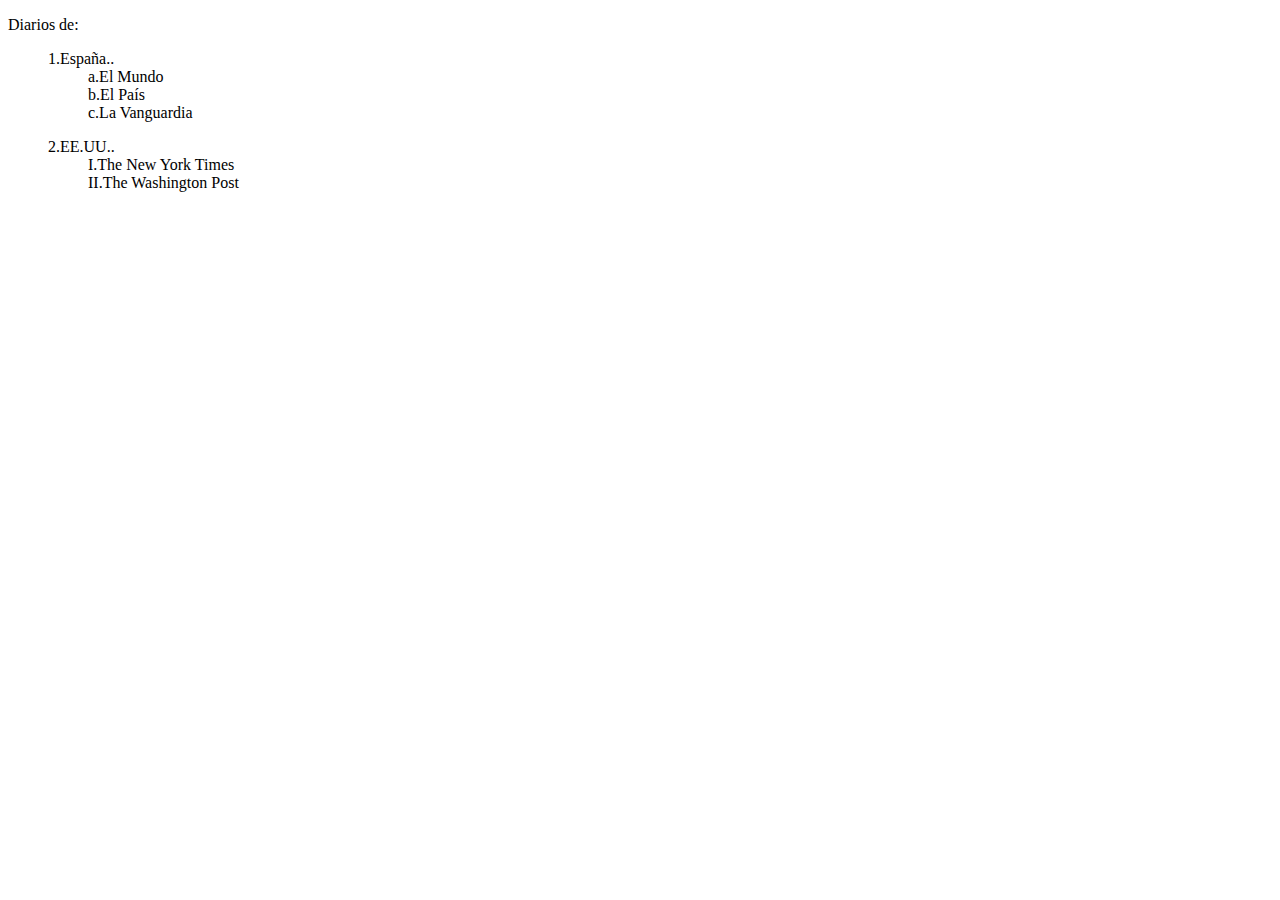
<file: UD29-15/index.htm>
<!DOCTYPE html>
<html lang="en">
<head>
    <meta charset="UTF-8">
    <meta http-equiv="X-UA-Compatible" content="IE=edge">
    <meta name="viewport" content="width=device-width, initial-scale=1.0">
    <title>Document</title>
</head>
<style>
    li.demo {
      list-style-type: none;
      margin: 0;
      padding: 0;
    }
</style>
<body>
    <div class="myDiv">    
        <p>Diarios de:</p>
        <ul>
            <li class="demo">1.España..</li>   
          <ul>
            <li class="demo">a.El Mundo</li>  
            <li class="demo">b.El País</li>  
            <li class="demo">c.La Vanguardia</li>  
          </ul>
        </ul> 
        <ul>
            <li class="demo">2.EE.UU..</li>   
            <ul>
                <li class="demo">I.The New York Times</li>  
                <li class="demo">II.The Washington Post</li>                   
              </ul>
        </ul>  
        
    
    </div>
</body>
</html>
</file>
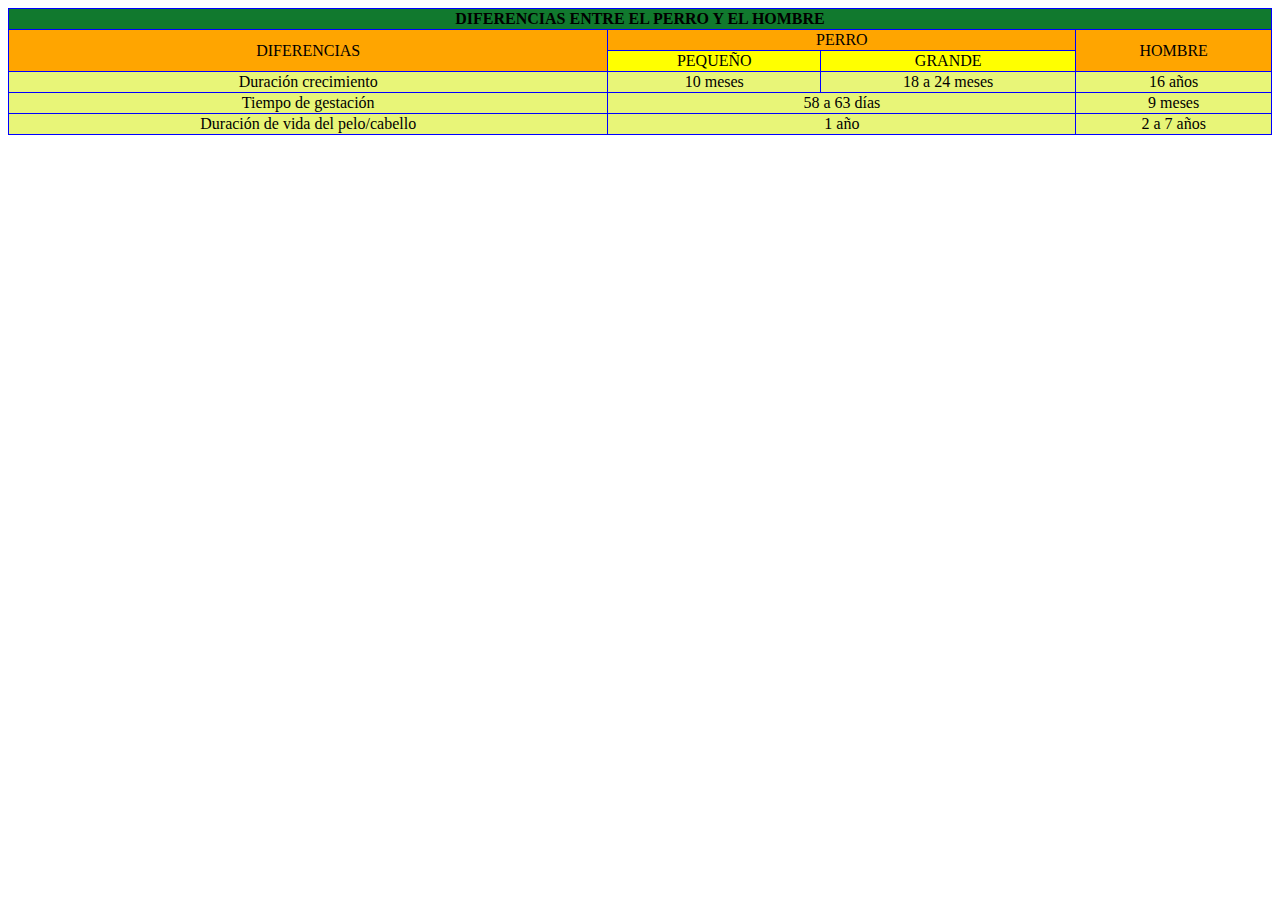
<file: UD29-16/index.html>
<!DOCTYPE html>
<html lang="en">
<head>
    <meta charset="UTF-8">
    <meta http-equiv="X-UA-Compatible" content="IE=edge">
    <meta name="viewport" content="width=device-width, initial-scale=1.0">
    <title>Document</title>
    <link rel="stylesheet" type="text/css" media="screen" href=".\css\styles.css" />
</head>
<body>
    <table style="width:100%">     
        <tr>                             
            <th colspan="5">DIFERENCIAS ENTRE EL PERRO Y EL HOMBRE</th>                   
        </tr>   
        <tr>
            <td id="orange" rowspan="2">DIFERENCIAS</td>
            <TD id = "orange" colspan="2">PERRO</TD>   
            <td id="orange" ROWspan="2">HOMBRE</td>                     
        </tr> 
        <tr>
            <td id = "yellow">PEQUEÑO</td>  
            <td id = "yellow">GRANDE</td>                   
        </tr>
        <TR>
            <td> Duración crecimiento</td>
            <td>10 meses</td>
            <td>18 a 24 meses</td>
            <td>16 años</td>
        </TR>
        <tr>
            <td>Tiempo de gestación</td>
            <td colspan="2">58 a 63 días</td>
            <td>9 meses</td>
        </tr>
        <tr>
            <td>Duración de vida del pelo/cabello</td>
            <td colspan="2">1 año</td>
            <td>2 a 7 años</td>
        </tr>
    </table>     
</body>
</html>
</file>
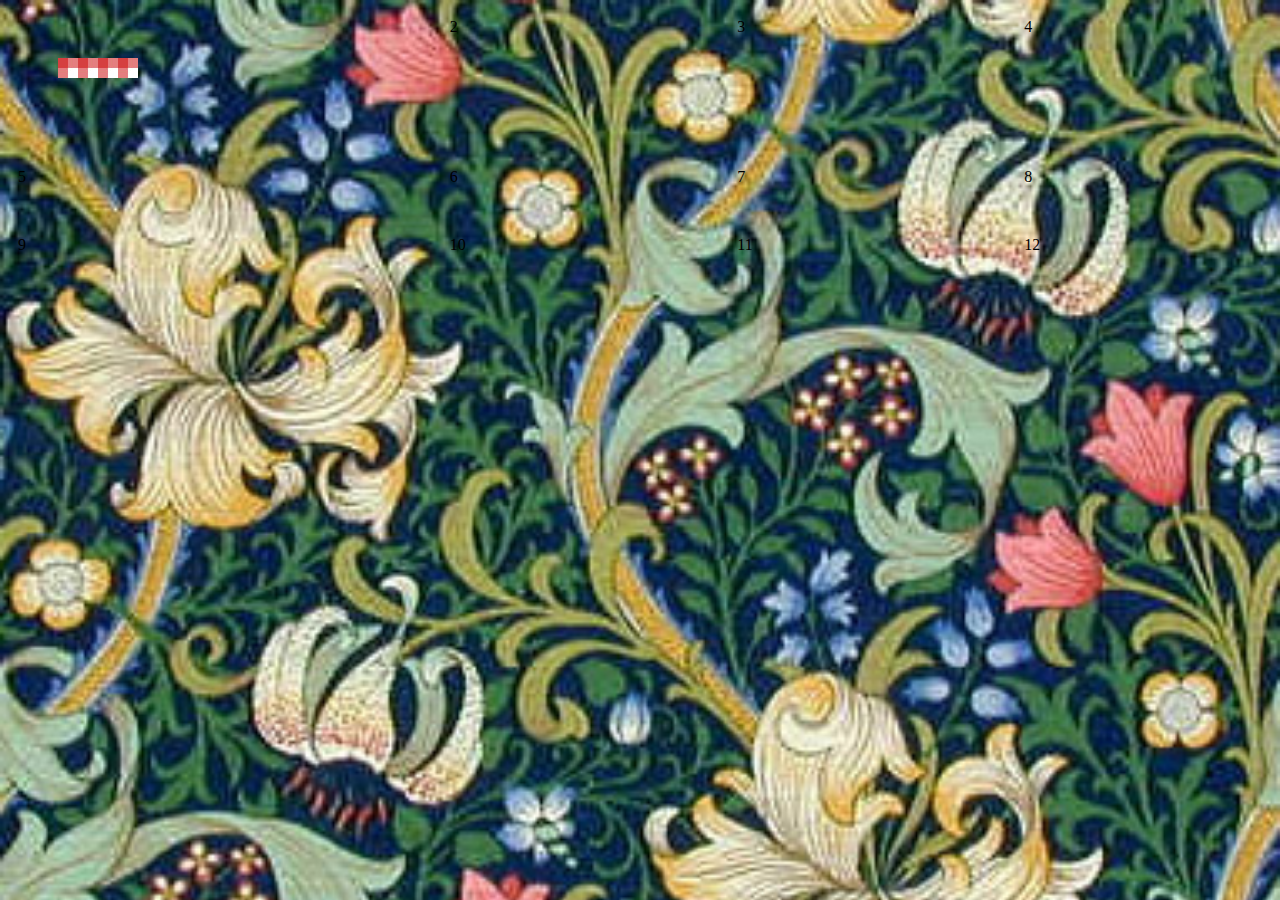
<file: UD29-17/index.html>
<!DOCTYPE html>
<html lang="en">
<head>
    <meta charset="UTF-8">
    <meta http-equiv="X-UA-Compatible" content="IE=edge">
    <meta name="viewport" content="width=device-width, initial-scale=1.0">
    <title>Document</title>
    <link rel="stylesheet" type="text/css" media="screen" href=".\css\styles.css" />
</head>
<style>   
    
  body  {
    background-image: url("ac.jpg");
    background-repeat: no-repeat;
    background-size: cover;
}
.grid-container {
  display: grid;
  gap: 50px;
  grid-template-columns: auto auto auto auto;        
  padding: 10px;
}
.grid-item1 {
    /*background-color: rgba(255, 255, 255, 0.8);
    border: 1px solid rgba(0, 0, 0, 0.8);*/
    text-align: center;    
    display:flex;
    margin:40px;
}

</style>

<body>   
    <div class="grid-container">
         <div class="grid-item1">            
            <img src="back_mantel.jpg" > 
            <img src="back_mantel.jpg" >  
            <img src="back_mantel.jpg" >  
            <img src="back_mantel.jpg" >                        
        </div>
         <div class="grid-item">2</div>
         <div class="grid-item">3</div>  
         <div class="grid-item">4</div>
         <div class="grid-item">5</div>
         <div class="grid-item">6</div>  
         <div class="grid-item">7</div>
         <div class="grid-item">8</div>
         <div class="grid-item">9</div> 
         <div class="grid-item">10</div> 
         <div class="grid-item">11</div> 
         <div class="grid-item">12</div>                 
    </div>
</body>
</html>
</file>
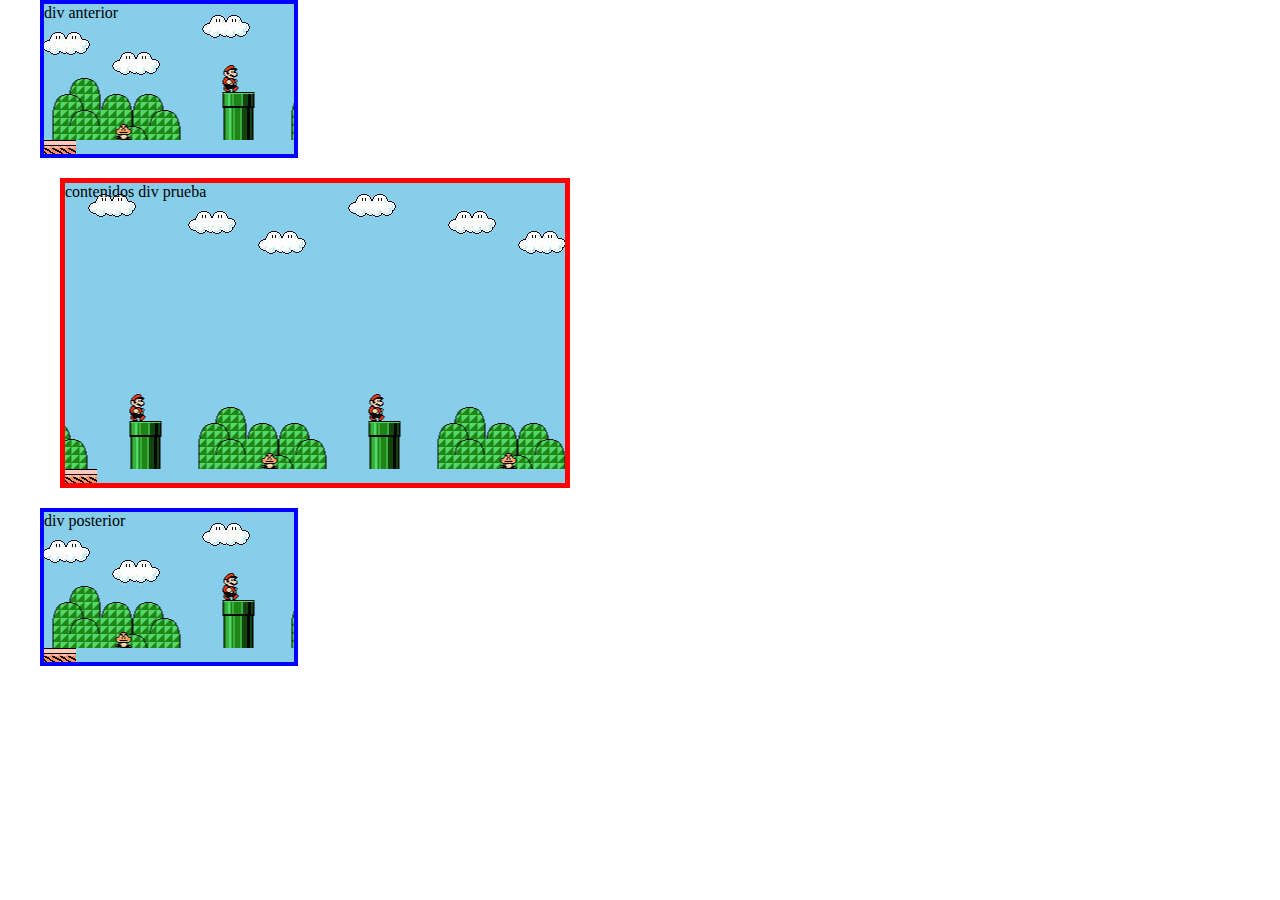
<file: UD29-18/index.html>
<!DOCTYPE html>
<html lang="en">
<head>
    <meta charset="UTF-8">
    <meta http-equiv="X-UA-Compatible" content="IE=edge">
    <meta name="viewport" content="width=device-width, initial-scale=1.0">
    <title>Document</title>
    <link rel="stylesheet" type="text/css" media="screen" href="./css/styles.css" />
</head>
<style>

</style>
<body>
    <main>
        <div class = "a">
            <p>div anterior</p>
        </div>
        <div class = "b">
            <p>contenidos div prueba</p>
        </div>
        <div class="a">     
            <p>div posterior</p>       
          </div>
    </main>
</body>
</html>
</file>
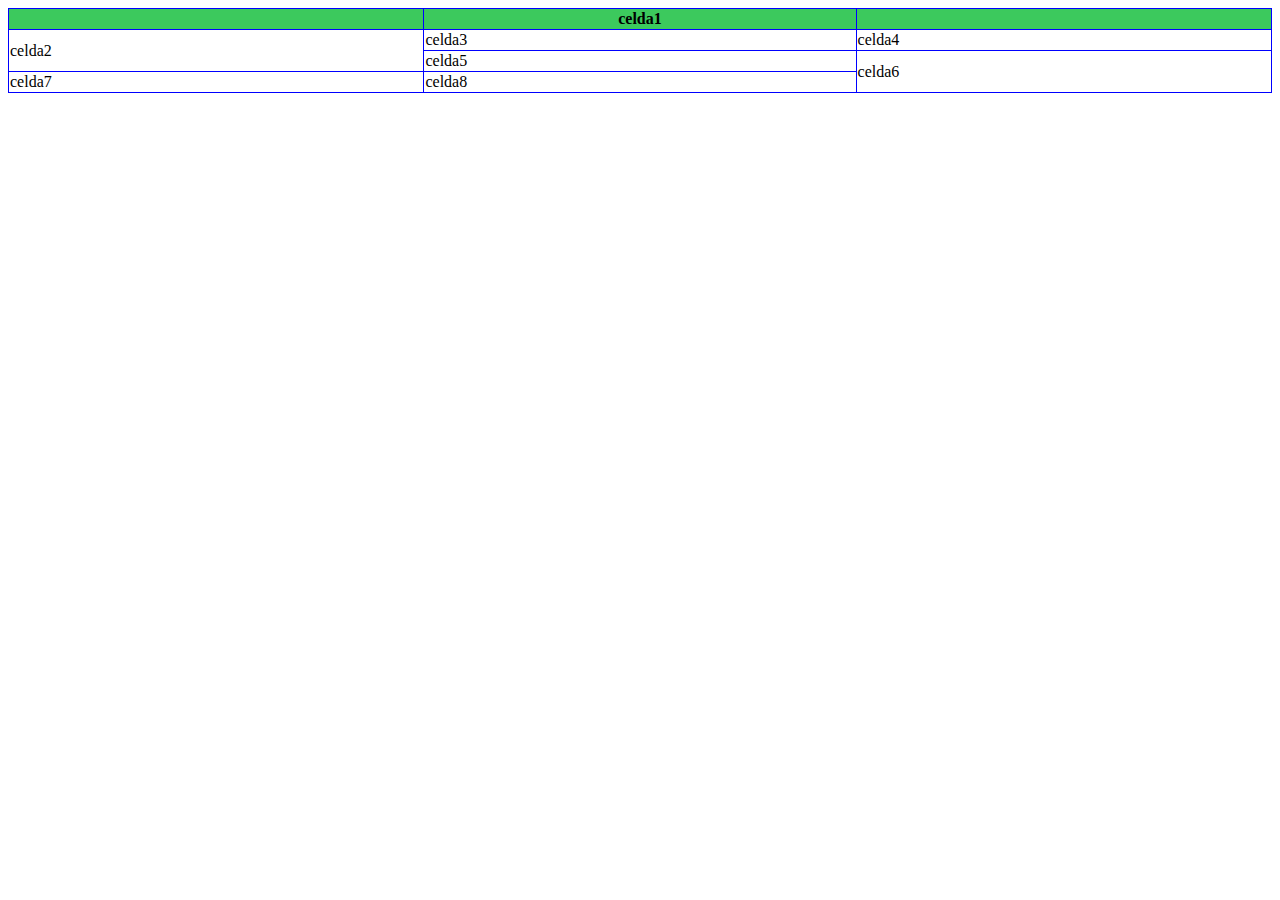
<file: UD29-13/deportes/index.htm>
<!DOCTYPE html>
<html lang="en">
<head>
    <meta charset="UTF-8">
    <meta http-equiv="X-UA-Compatible" content="IE=edge">
    <meta name="viewport" content="width=device-width, initial-scale=1.0">
    <title>Document</title>
    <link rel="stylesheet" href="..\css\styles.css">
</head>

<body>
    <table style="width:100%">     
        <tr>                 
            <th></th>  
            <th>celda1</th>          
            <th></th>
        </tr>                      
        <tr>           
            <td rowspan="2">celda2</td>             
            <td >celda3</td>             
            <td>celda4</td>                                         
        </tr>
        <tr>            
            <td class = "pink">celda5</td>
            <td rowspan="2">celda6</td>  
        </tr>
        <tr>
            <td>celda7</td>
            <td>celda8</td>
        </tr>                   
    </table>
</body>
</html>
</file>
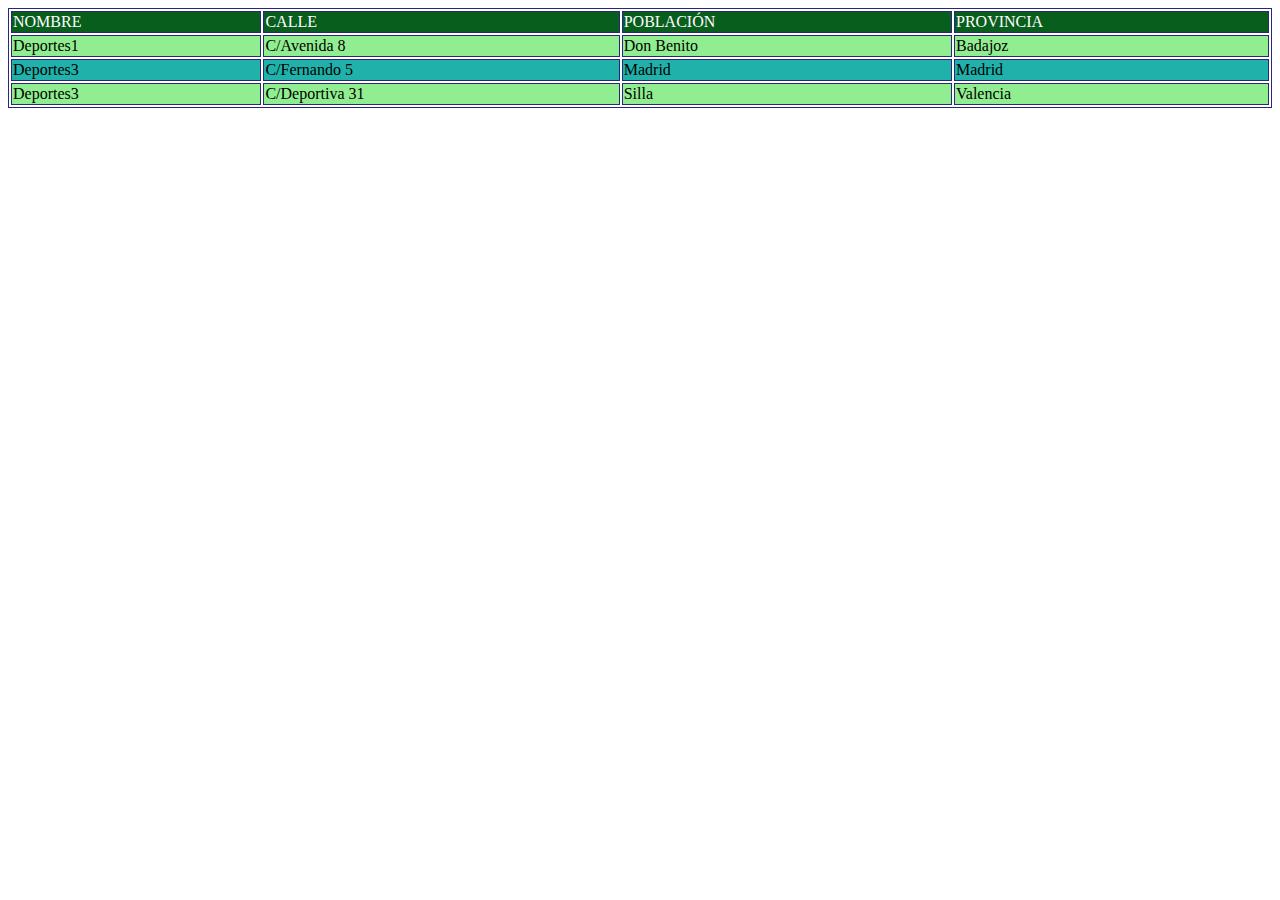
<file: UD29-11/deportes/donde.htm>
<!DOCTYPE html>
<html lang="en">
<head>
    <meta charset="UTF-8">
    <meta http-equiv="X-UA-Compatible" content="IE=edge">
    <meta name="viewport" content="width=device-width, initial-scale=1.0">
    <title>Document</title>
</head>
<style>
    table, th, td {
      border:1px solid rgb(46, 31, 114);
      border-color: #28277c;      
    }
    th{
        color:#96D4D4;
        background-color: darkgreen;
    }
    tr:nth-child(1)
    {
      background-color: rgb(8, 94, 28);
      color:white;
    }
    tr:nth-child(2)
    {
      background-color: lightgreen;
      color:black;
    }
    tr:nth-child(3)
    {
      background-color: lightSeagreen;
      color:black;
    }
    tr:nth-child(4)
    {
      background-color: lightgreen;
      color:black;
    }
   
</style>
<body>

<table style="width:100%">
 
  <tr>
    <td>NOMBRE</td>
    <td>CALLE</td>
    <td>POBLACIÓN</td>
    <td>PROVINCIA</td>
  </tr>
  <tr>
    <td>Deportes1</td>
    <td>C/Avenida 8</td>
    <td>Don Benito</td>
    <td>Badajoz</td>
  </tr>
  <tr>
    <td>Deportes3</td>
    <td>C/Fernando 5</td>
    <td>Madrid</td>
    <td>Madrid</td>
  </tr>
  <tr>
    <td>Deportes3</td>
    <td>C/Deportiva 31</td>
    <td>Silla</td>
    <td>Valencia</td>
  </tr>
</table>

</body>
</html>
</file>
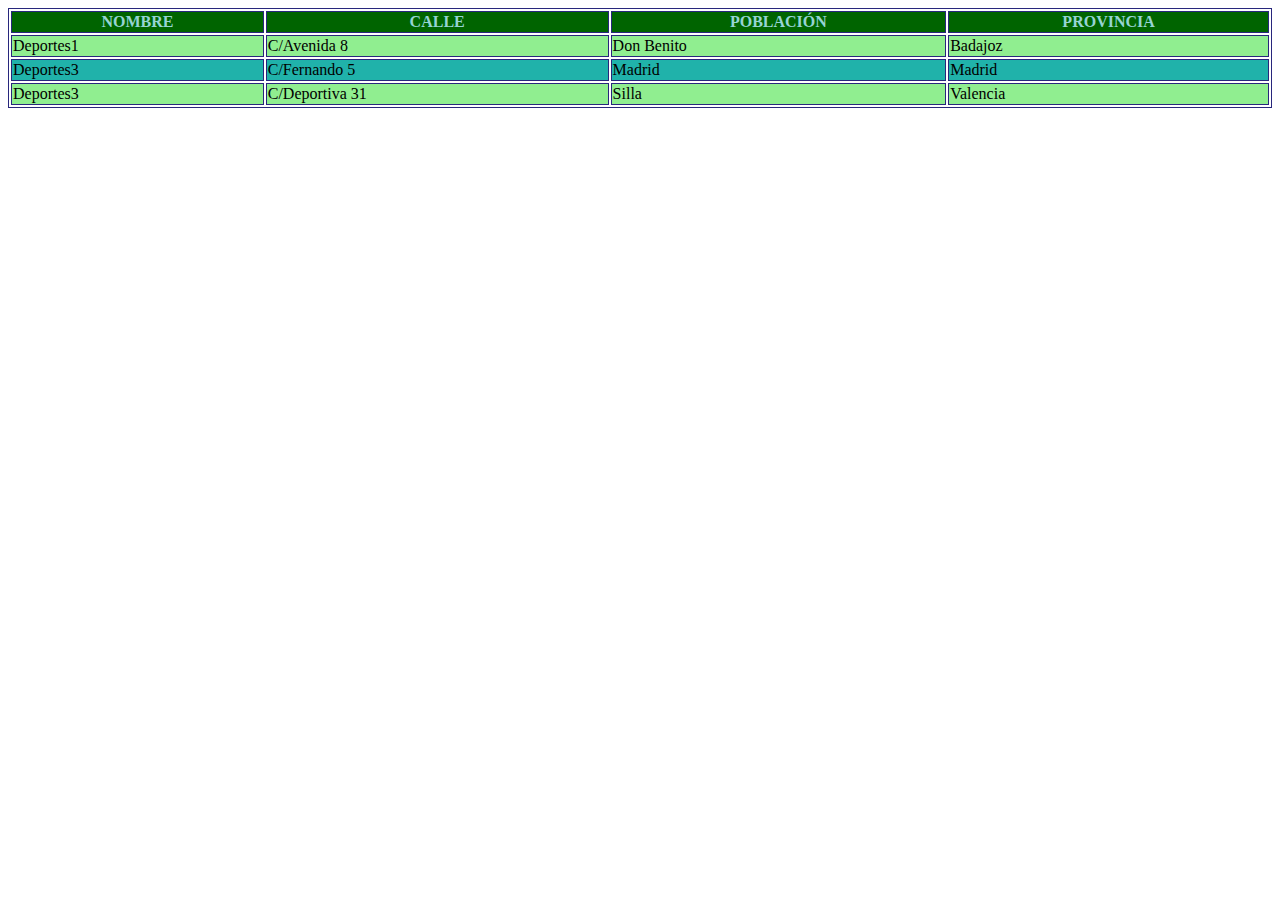
<file: UD29-11/deportes/donde2.htm>
<!DOCTYPE html>
<html lang="en">
<head>
    <meta charset="UTF-8">
    <meta http-equiv="X-UA-Compatible" content="IE=edge">
    <meta name="viewport" content="width=device-width, initial-scale=1.0">
    <title>Document</title>
</head>
<style>
    table, th, td {
      border:1px solid rgb(46, 31, 114);
      border-color: #28277c;      
    }
    th{
        color:#96D4D4;
        background-color: darkgreen;
    }
    tr:nth-child(1)
    {
      background-color: rgb(8, 94, 28);
      color:white;
    }
    tr:nth-child(2)
    {
      background-color: lightgreen;
      color:black;
    }
    tr:nth-child(3)
    {
      background-color: lightSeagreen;
      color:black;
    }
    tr:nth-child(4)
    {
      background-color: lightgreen;
      color:black;
    }
   
</style>
<body>

<table style="width:100%">
 
  <tr>
    <th>NOMBRE</th>
    <th>CALLE</th>
    <th>POBLACIÓN</th>
    <th>PROVINCIA</th>
  </tr>
  <tr>
    <td>Deportes1</td>
    <td>C/Avenida 8</td>
    <td>Don Benito</td>
    <td>Badajoz</td>
  </tr>
  <tr>
    <td>Deportes3</td>
    <td>C/Fernando 5</td>
    <td>Madrid</td>
    <td>Madrid</td>
  </tr>
  <tr>
    <td>Deportes3</td>
    <td>C/Deportiva 31</td>
    <td>Silla</td>
    <td>Valencia</td>
  </tr>
</table>

</body>
</html>
</file>
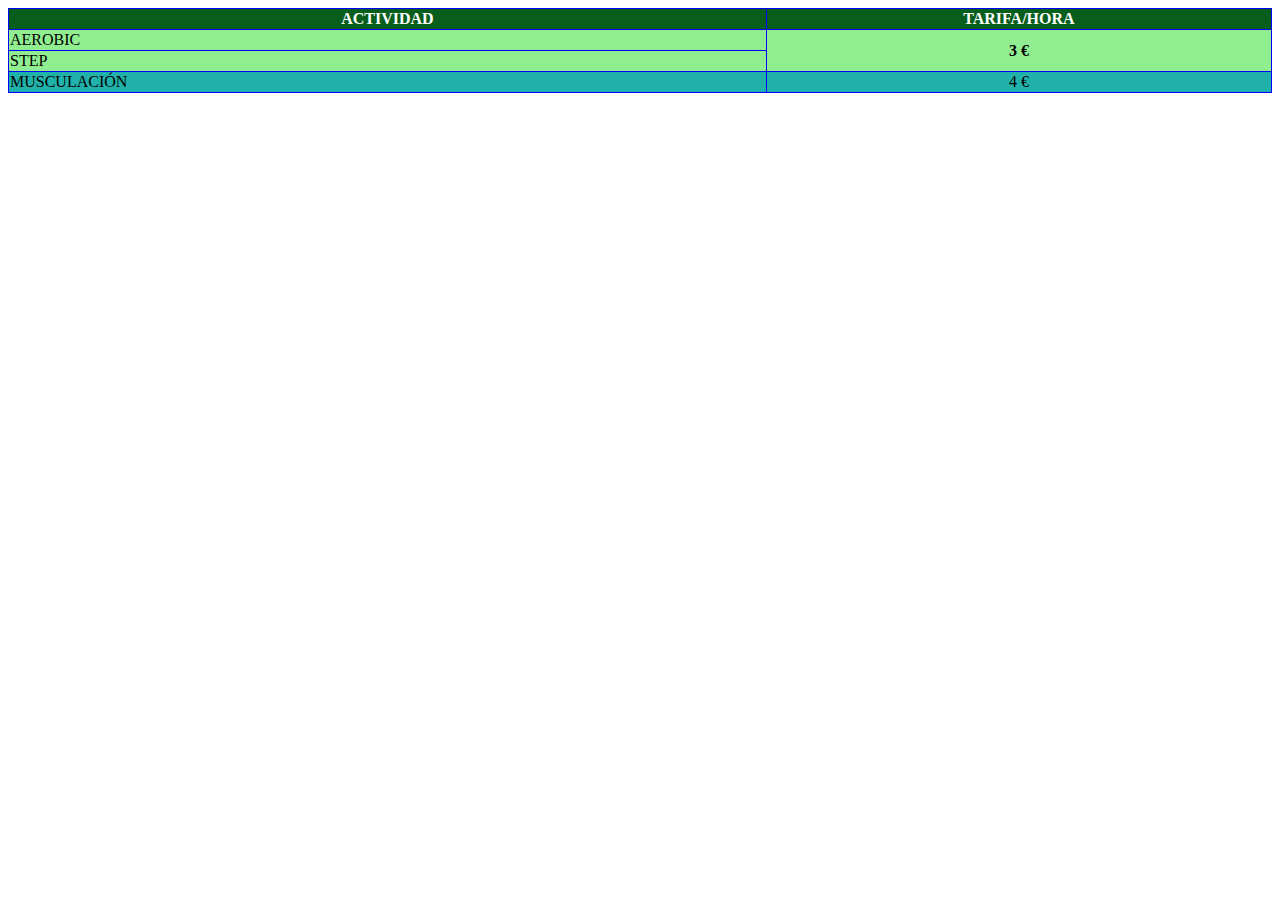
<file: UD29-12/deportes/instalaciones.htm>
<!DOCTYPE html>
<html lang="en">
<head>
    <meta charset="UTF-8">
    <meta http-equiv="X-UA-Compatible" content="IE=edge">
    <meta name="viewport" content="width=device-width, initial-scale=1.0">
    <title>Document</title>
</head>
<style>
    table, th, td {
      border: 1px solid blue;
      border-collapse: collapse;
    }
    tr:nth-child(1)
    {
      background-color: rgb(8, 94, 28);
      color:white;
    }
    tr:nth-child(2)
    {
      background-color: lightgreen;
      color:black;
    }
    tr:nth-child(3)
    {
      
      background-color: lightgreen;
      color:black;
    }
    tr:nth-child(4)
    {
      background-color: lightSeagreen;
      color:black;
    }
 
</style>
<body>
    <table style="width:100%">
        <tr>
          <th style="width:60%">ACTIVIDAD</th>          
          <th>TARIFA/HORA</th>
        </tr>
        <tr>
            <td>AEROBIC</td>   
            <th rowspan="2">3 €</th>                                        
        </tr>
        <tr>
          <td>STEP</td>                    
        </tr>
        <tr>
            <td>MUSCULACIÓN</td>   
            <td style="text-align: center">4 €</td>     
               
          </tr>
      </table>
    
</body>
</html>
</file>
<file: UD29-18/css/styles.css>
* {
    margin: 0px;
}

main {
    width: 100vw;
    height: 100vh;
    padding-left: 40px;
}

div.a {
    width: 250px;
    height: 150px;
    border: solid 4px blue;
    background-color: skyblue;
    background-image: url(f02.png), url(f03.png), url(f01.png);
    background-repeat: repeat-x, repeat-x, no-repeat;
    background-position: bottom, top, bottom left;

}

div.b {
    width: 500px;
    height: 300px;
    border: solid 5px red;
    margin: 20px;
    background-color: skyblue;
    background-image: url(f02.png), url(f03.png), url(f01.png);
    background-repeat: repeat-x, repeat-x, no-repeat;
    background-position: bottom, top, bottom left;
}
</file>
